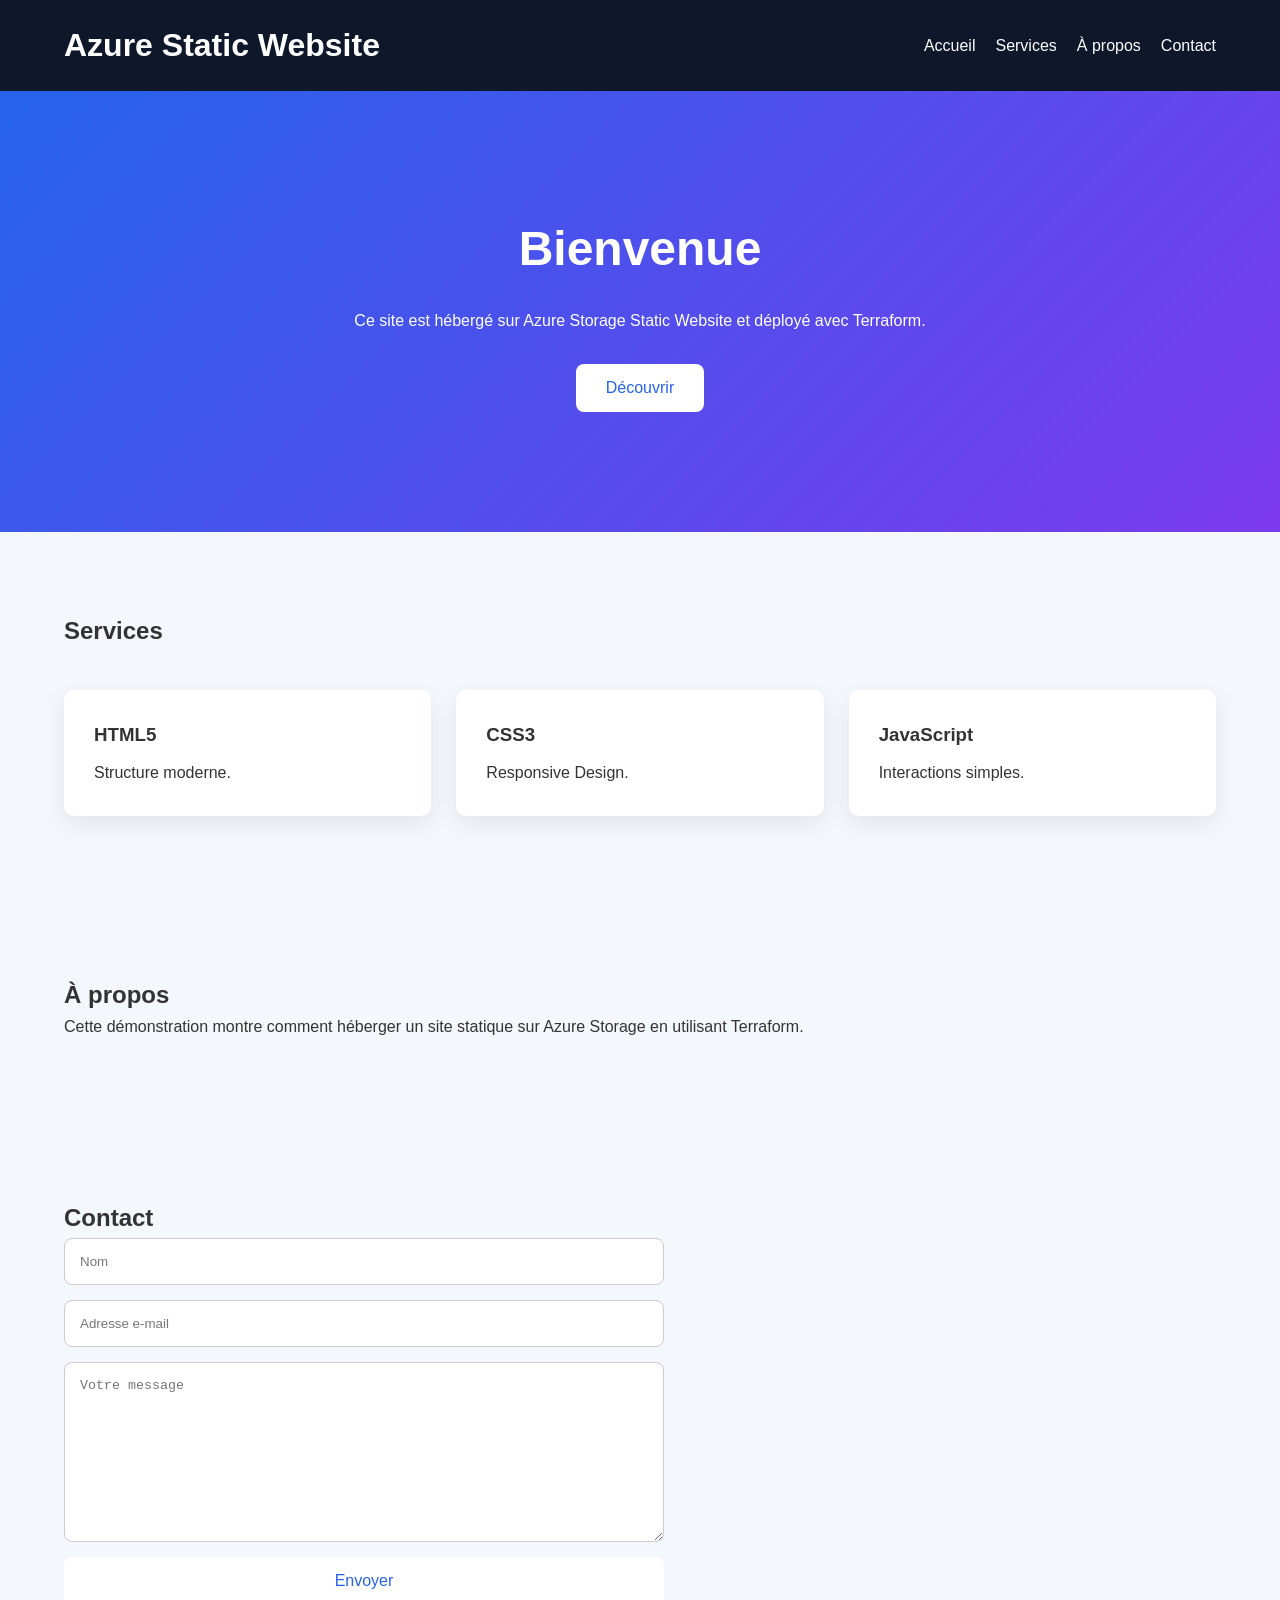
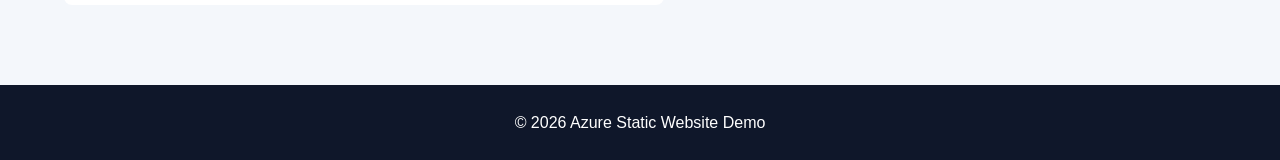
<file: Lab01-StaticWebSite/website/index.html>
<!DOCTYPE html>
<html lang="fr">

<head>
    <meta charset="UTF-8">
    <meta name="viewport" content="width=device-width, initial-scale=1.0">
    <title>Mon Site Azure</title>

    <meta name="description" content="Site statique hébergé sur Azure Storage avec Terraform.">

    <link rel="stylesheet" href="style.css">
</head>

<body>

<header>

    <div class="container">

        <h1 class="logo">Azure Static Website</h1>

        <nav>
            <a href="#accueil">Accueil</a>
            <a href="#services">Services</a>
            <a href="#about">À propos</a>
            <a href="#contact">Contact</a>
        </nav>

    </div>

</header>

<section id="accueil" class="hero">

    <div class="container">

        <h2>Bienvenue</h2>

        <p>
            Ce site est hébergé sur Azure Storage Static Website
            et déployé avec Terraform.
        </p>

        <button id="discoverBtn">
            Découvrir
        </button>

    </div>

</section>

<section id="services" class="container">

    <h2>Services</h2>

    <div class="cards">

        <article class="card">
            <h3>HTML5</h3>
            <p>Structure moderne.</p>
        </article>

        <article class="card">
            <h3>CSS3</h3>
            <p>Responsive Design.</p>
        </article>

        <article class="card">
            <h3>JavaScript</h3>
            <p>Interactions simples.</p>
        </article>

    </div>

</section>

<section id="about" class="container">

    <h2>À propos</h2>

    <p>
        Cette démonstration montre comment héberger un site
        statique sur Azure Storage en utilisant Terraform.
    </p>

</section>

<section id="contact" class="container">

    <h2>Contact</h2>

    <form>

        <input type="text" placeholder="Nom">

        <input type="email" placeholder="Adresse e-mail">

        <textarea placeholder="Votre message"></textarea>

        <button type="submit">
            Envoyer
        </button>

    </form>

</section>

<footer>

    <p>
        © 2026 Azure Static Website Demo
    </p>

</footer>

<script src="script.js"></script>

</body>

</html>
</file>
<file: Lab01-StaticWebSite/website/style.css>
*{
    margin:0;
    padding:0;
    box-sizing:border-box;
}

body{
    font-family:Arial,Helvetica,sans-serif;
    background:#f4f7fb;
    color:#333;
    line-height:1.6;
}

.container{
    width:90%;
    max-width:1200px;
    margin:auto;
}

header{
    background:#0f172a;
    color:white;
    padding:20px 0;
    position:sticky;
    top:0;
}

header .container{
    display:flex;
    justify-content:space-between;
    align-items:center;
}

nav{
    display:flex;
    gap:20px;
}

nav a{
    color:white;
    text-decoration:none;
}

.hero{
    background:linear-gradient(135deg,#2563eb,#7c3aed);
    color:white;
    text-align:center;
    padding:120px 20px;
}

.hero h2{
    font-size:3rem;
    margin-bottom:20px;
}

.hero p{
    max-width:700px;
    margin:auto;
    margin-bottom:30px;
}

button{
    background:white;
    color:#2563eb;
    border:none;
    padding:15px 30px;
    border-radius:8px;
    cursor:pointer;
    font-size:16px;
    transition:.3s;
}

button:hover{
    transform:translateY(-3px);
}

section{
    padding:80px 0;
}

.cards{
    display:grid;
    grid-template-columns:repeat(auto-fit,minmax(250px,1fr));
    gap:25px;
    margin-top:40px;
}

.card{
    background:white;
    padding:30px;
    border-radius:10px;
    box-shadow:0 8px 25px rgba(0,0,0,.08);
}

.card h3{
    margin-bottom:10px;
}

form{
    display:flex;
    flex-direction:column;
    gap:15px;
    max-width:600px;
}

input,
textarea{
    padding:15px;
    border-radius:8px;
    border:1px solid #ccc;
}

textarea{
    min-height:180px;
}

footer{
    background:#0f172a;
    color:white;
    text-align:center;
    padding:25px;
}

@media(max-width:768px){

header .container{
    flex-direction:column;
    gap:20px;
}

nav{
    flex-wrap:wrap;
    justify-content:center;
}

.hero h2{
    font-size:2rem;
}

}
</file>
